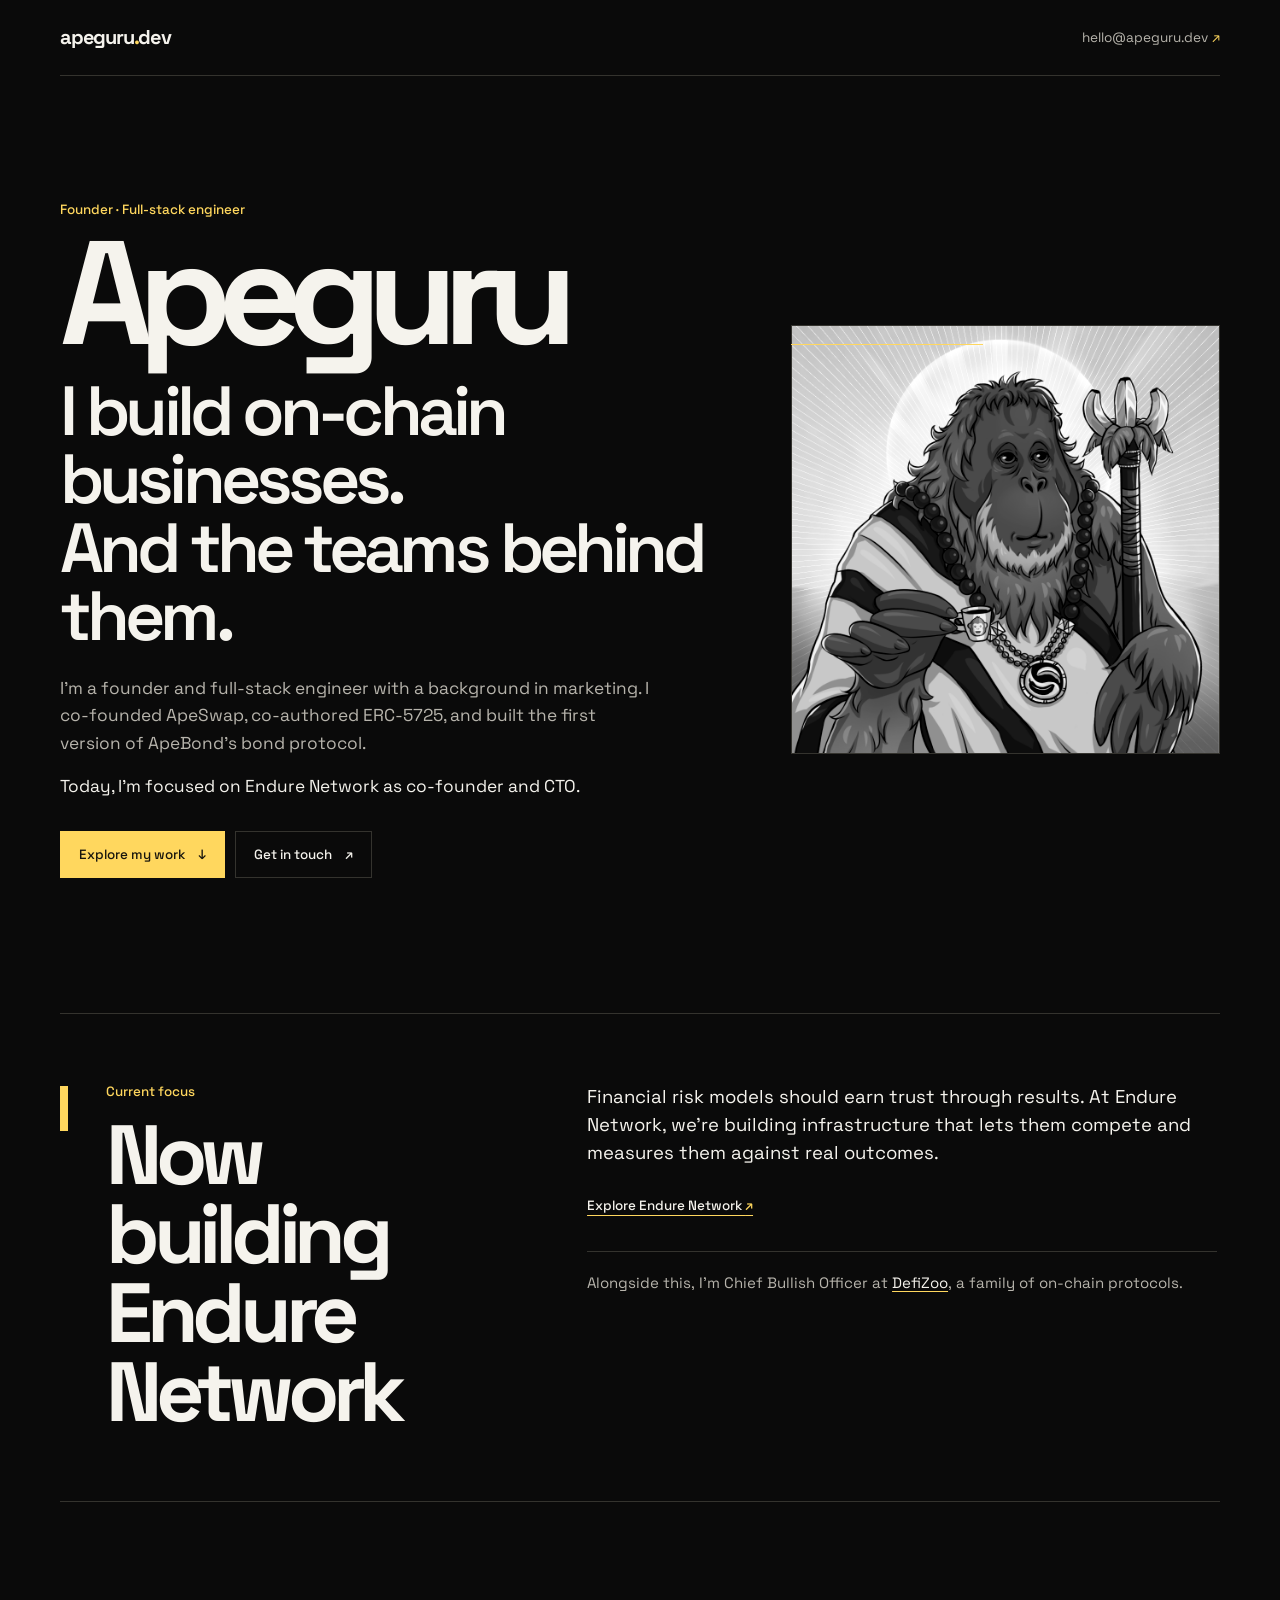
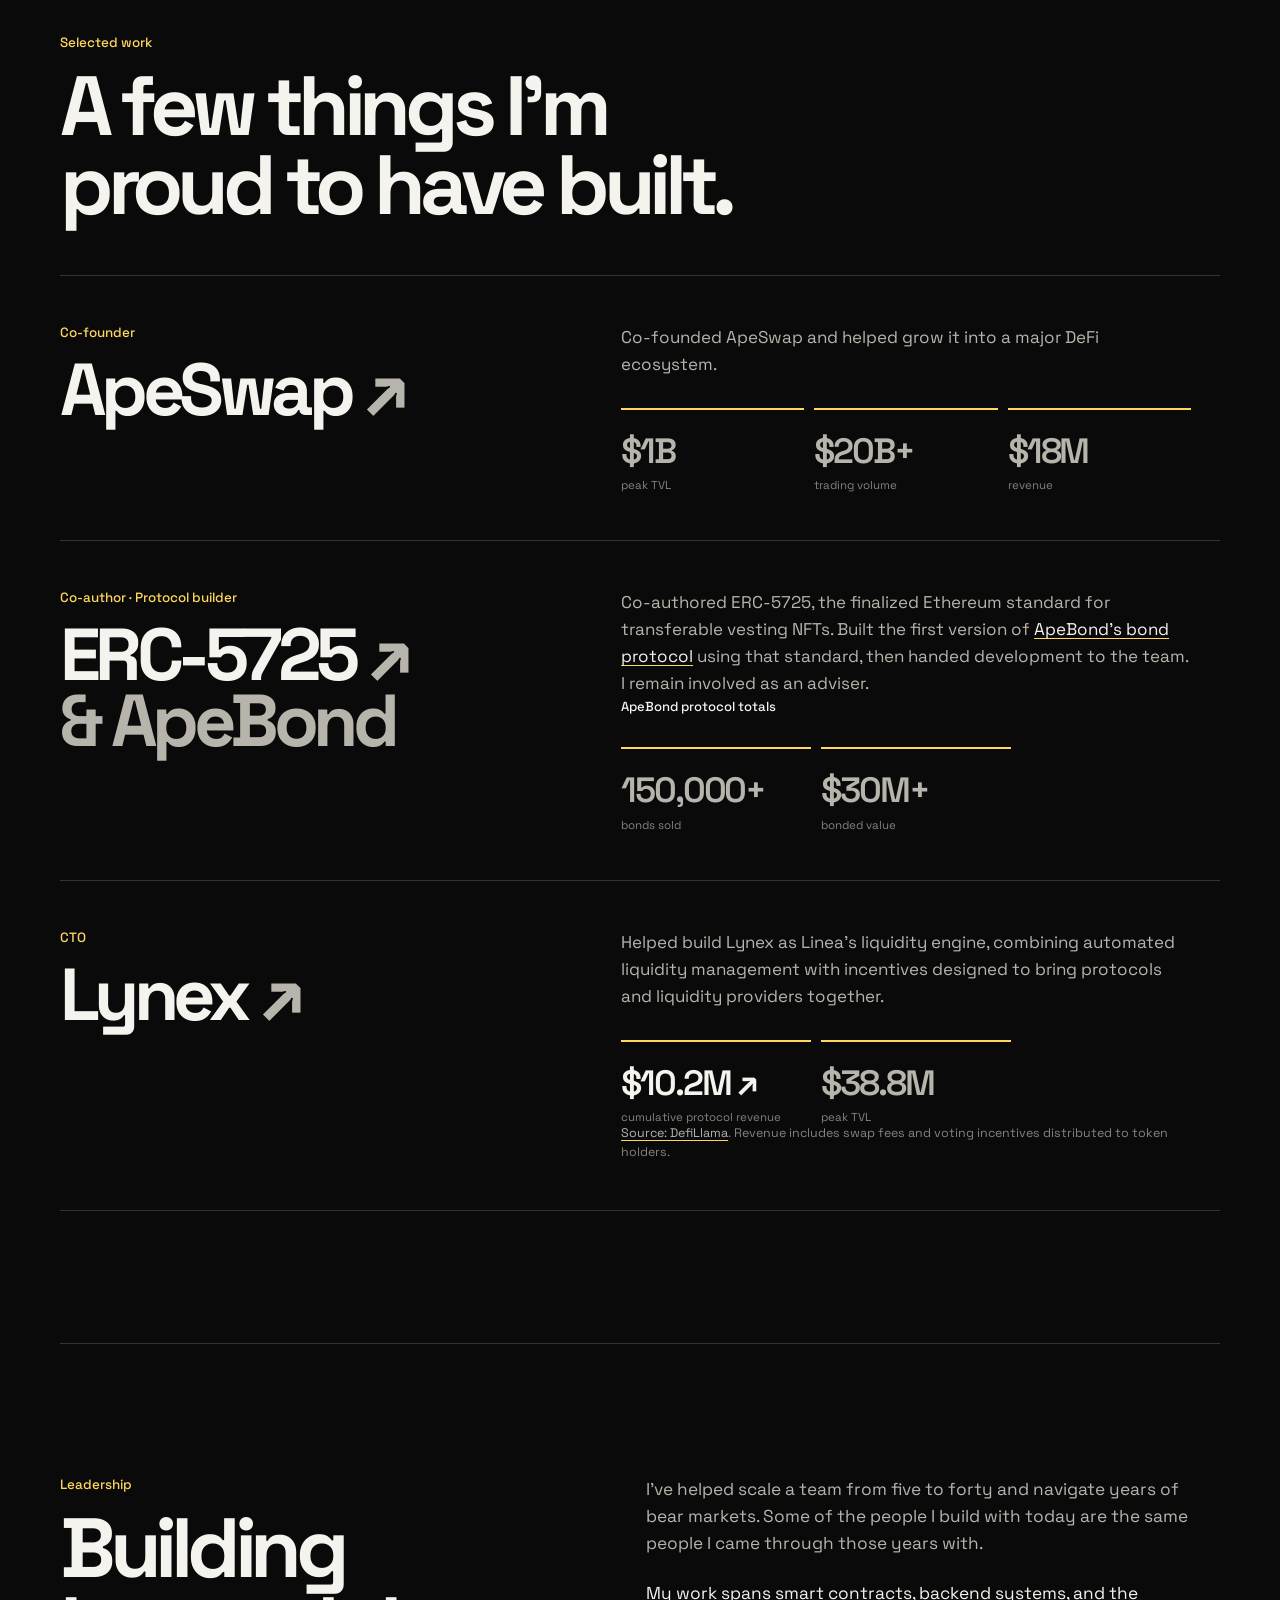
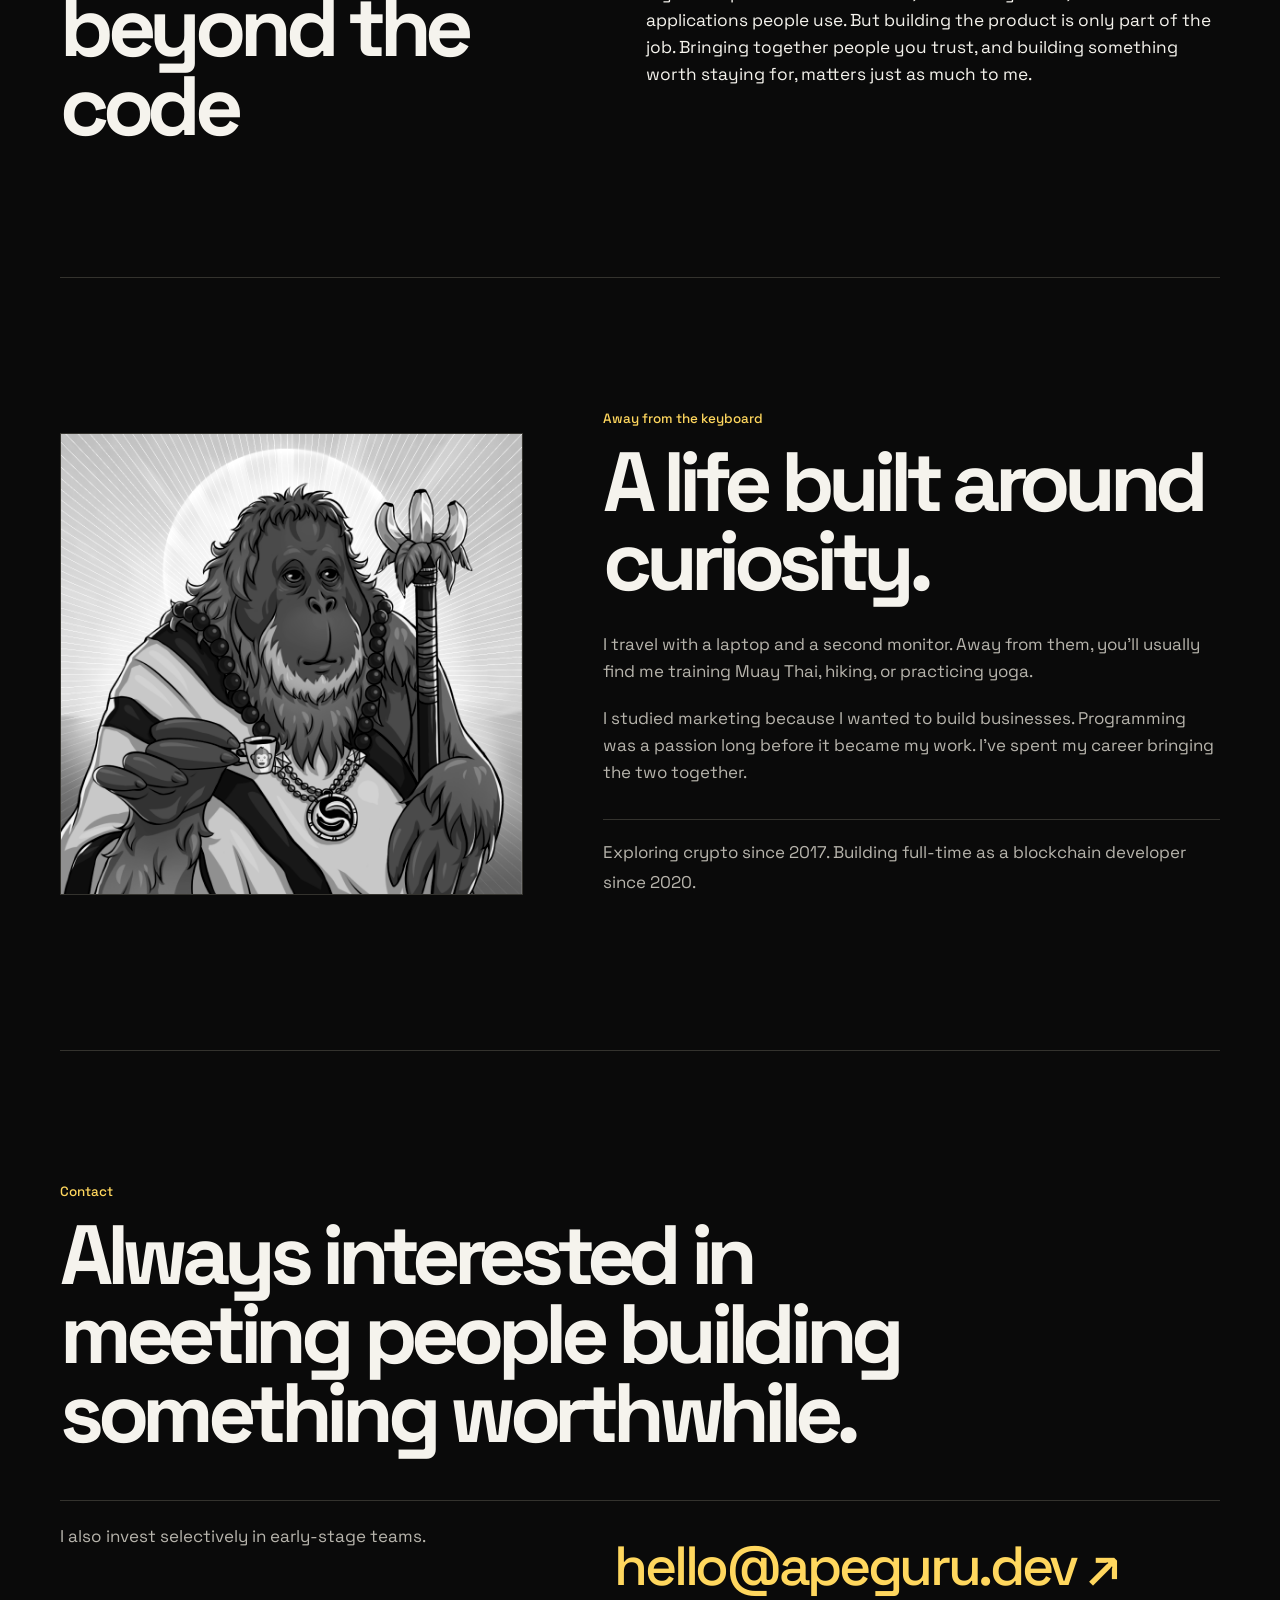
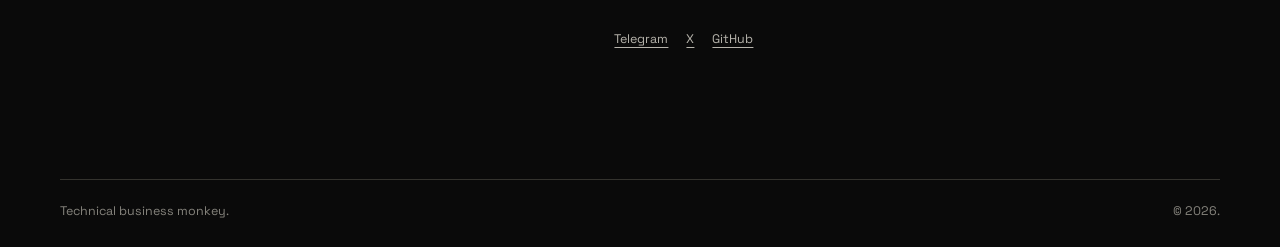
<file: index.html>
<!doctype html>
<html lang="en">
<head>
  <meta charset="utf-8">
  <meta name="viewport" content="width=device-width, initial-scale=1">
  <title>Apeguru | Founder &amp; Full-stack engineer</title>
  <meta name="description" content="Apeguru is a founder and full-stack engineer. Co-founder of ApeSwap, co-author of ERC-5725, and co-founder and CTO of Endure Network.">
  <meta name="theme-color" content="#0A0A0A">
  <link rel="icon" type="image/svg+xml" href="assets/images/favicon.svg">
  <link rel="icon" type="image/png" sizes="32x32" href="assets/images/favicon-32.png">
  <link rel="preconnect" href="https://fonts.googleapis.com">
  <link rel="preconnect" href="https://fonts.gstatic.com" crossorigin>
  <link href="https://fonts.googleapis.com/css2?family=JetBrains+Mono:wght@400;500&amp;family=Space+Grotesk:wght@400;500;600;700&amp;display=swap" rel="stylesheet">
  <meta property="og:title" content="Apeguru — Founder &amp; Full-stack engineer">
  <meta property="og:description" content="Founder and full-stack engineer. Co-founder of ApeSwap, co-author of ERC-5725, and now building Endure Network.">
  <meta property="og:type" content="website"><meta property="og:url" content="https://apeguru.dev/"><meta property="og:image" content="https://apeguru.dev/assets/images/og-image.png">
  <meta name="twitter:card" content="summary_large_image"><meta name="twitter:title" content="Apeguru — Founder &amp; Full-stack engineer"><meta name="twitter:description" content="Founder and full-stack engineer. Co-founder of ApeSwap, co-author of ERC-5725, and now building Endure Network."><meta name="twitter:image" content="https://apeguru.dev/assets/images/og-image.png">
  <link rel="stylesheet" href="assets/css/style.css">
  <link rel="stylesheet" href="assets/css/typography.css">
</head>
<body>
  <a class="skip-link" href="#main">Skip to content</a>
  <header class="site-header shell"><a class="wordmark" href="#top" aria-label="Apeguru home">apeguru<span>.</span>dev</a><a class="header-email" href="mailto:hello@apeguru.dev">hello@apeguru.dev <span aria-hidden="true">↗</span></a></header>
  <main id="main">
    <section class="hero shell" id="top" aria-labelledby="hero-title">
      <div class="hero-copy"><p class="kicker">Founder · Full-stack engineer</p><h1 id="hero-title">Apeguru</h1><p class="hero-statement">I build on-chain businesses.<br>And the teams behind them.</p><p class="hero-body">I’m a founder and full-stack engineer with a background in marketing. I co-founded ApeSwap, co-authored ERC-5725, and built the first version of ApeBond’s bond protocol.</p><p class="hero-followup">Today, I’m focused on Endure Network as co-founder and CTO.</p><div class="hero-actions"><a class="button button-primary" href="#work">Explore my work <span aria-hidden="true">↓</span></a><a class="button button-quiet" href="mailto:hello@apeguru.dev">Get in touch <span aria-hidden="true">↗</span></a></div></div>
      <figure class="portrait"><img src="assets/images/apeguru.png" alt="Illustration of Apeguru with a lynx"></figure>
    </section>
    <section class="focus shell" aria-labelledby="focus-title"><div class="focus-mark" aria-hidden="true"></div><div class="focus-copy"><p class="kicker">Current focus</p><h2 id="focus-title">Now building Endure Network</h2></div><div class="focus-detail"><p>Financial risk models should earn trust through results. At Endure Network, we’re building infrastructure that lets them compete and measures them against real outcomes.</p><a class="text-link" href="https://endure.network/" target="_blank" rel="noopener">Explore Endure Network <span aria-hidden="true">↗</span></a><p class="affiliation">Alongside this, I’m Chief Bullish Officer at <a href="https://www.defizoo.fi/" target="_blank" rel="noopener">DefiZoo</a>, a family of on-chain protocols.</p></div></section>
    <section class="work shell" id="work" aria-labelledby="work-title"><div class="section-intro"><p class="kicker">Selected work</p><h2 id="work-title">A few things I’m proud to have built.</h2></div><div class="work-list">
      <article class="work-piece"><div class="work-title"><p class="work-label">Co-founder</p><h3><a href="https://apeswap.finance" target="_blank" rel="noopener">ApeSwap <span aria-hidden="true">↗</span></a></h3></div><div class="work-copy"><p>Co-founded ApeSwap and helped grow it into a major DeFi ecosystem.</p><dl class="metrics"><div><dt>$1B</dt><dd>peak TVL</dd></div><div><dt>$20B+</dt><dd>trading volume</dd></div><div><dt>$18M</dt><dd>revenue</dd></div></dl></div></article>
      <article class="work-piece"><div class="work-title"><p class="work-label">Co-author · Protocol builder</p><h3><a href="https://eips.ethereum.org/EIPS/eip-5725" target="_blank" rel="noopener">ERC-5725 <span aria-hidden="true">↗</span></a><br><span>&amp; ApeBond</span></h3></div><div class="work-copy"><p>Co-authored ERC-5725, the finalized Ethereum standard for transferable vesting NFTs. Built the first version of <a href="https://ape.bond" target="_blank" rel="noopener">ApeBond’s bond protocol</a> using that standard, then handed development to the team. I remain involved as an adviser.</p><p class="metric-caption">ApeBond protocol totals</p><dl class="metrics metrics-two"><div><dt>150,000+</dt><dd>bonds sold</dd></div><div><dt>$30M+</dt><dd>bonded value</dd></div></dl></div></article>
      <article class="work-piece"><div class="work-title"><p class="work-label">CTO</p><h3><a href="https://www.lynex.fi/" target="_blank" rel="noopener">Lynex <span aria-hidden="true">↗</span></a></h3></div><div class="work-copy"><p>Helped build Lynex as Linea’s liquidity engine, combining automated liquidity management with incentives designed to bring protocols and liquidity providers together.</p><dl class="metrics metrics-two"><div><dt><a href="https://defillama.com/protocol/lynex" target="_blank" rel="noopener">$10.2M <span aria-hidden="true">↗</span></a></dt><dd>cumulative protocol revenue</dd></div><div><dt title="Peak: $38,825,063 on June 10, 2024 UTC">$38.8M</dt><dd>peak TVL</dd></div></dl><p class="metric-note"><a href="https://defillama.com/protocol/lynex" target="_blank" rel="noopener">Source: DefiLlama</a>. Revenue includes swap fees and voting incentives distributed to token holders.</p></div></article>
    </div></section>
    <section class="leadership shell" aria-labelledby="leadership-title"><div><p class="kicker">Leadership</p><h2 id="leadership-title">Building beyond the code</h2></div><div class="leadership-copy"><p>I’ve helped scale a team from five to forty and navigate years of bear markets. Some of the people I build with today are the same people I came through those years with.</p><p>My work spans smart contracts, backend systems, and the applications people use. But building the product is only part of the job. Bringing together people you trust, and building something worth staying for, matters just as much to me.</p></div></section>
    <section class="personal shell" aria-labelledby="personal-title"><div class="personal-art"><img src="assets/images/apeguru-1.png" alt="Apeguru illustration"></div><div class="personal-copy"><p class="kicker">Away from the keyboard</p><h2 id="personal-title">A life built around curiosity.</h2><p>I travel with a laptop and a second monitor. Away from them, you’ll usually find me training Muay Thai, hiking, or practicing yoga.</p><p>I studied marketing because I wanted to build businesses. Programming was a passion long before it became my work. I’ve spent my career bringing the two together.</p><p class="background-line">Exploring crypto since 2017. Building full-time as a blockchain developer since 2020.</p></div></section>
    <section class="contact shell" aria-labelledby="contact-title"><p class="kicker">Contact</p><h2 id="contact-title">Always interested in meeting people building something worthwhile.</h2><div class="contact-bottom"><div><p>I also invest selectively in early-stage teams.</p></div><div class="contact-links"><a class="contact-email" href="mailto:hello@apeguru.dev">hello@apeguru.dev <span aria-hidden="true">↗</span></a><p><a href="https://t.me/apegurus" target="_blank" rel="noopener">Telegram</a><a href="https://x.com/apeguru" target="_blank" rel="noopener">X</a><a href="https://github.com/Apegurus" target="_blank" rel="noopener">GitHub</a></p></div></div></section>
  </main>
  <footer class="site-footer shell"><p>Technical business monkey.</p><p>© 2026.</p></footer>
</body>
</html>
</file>
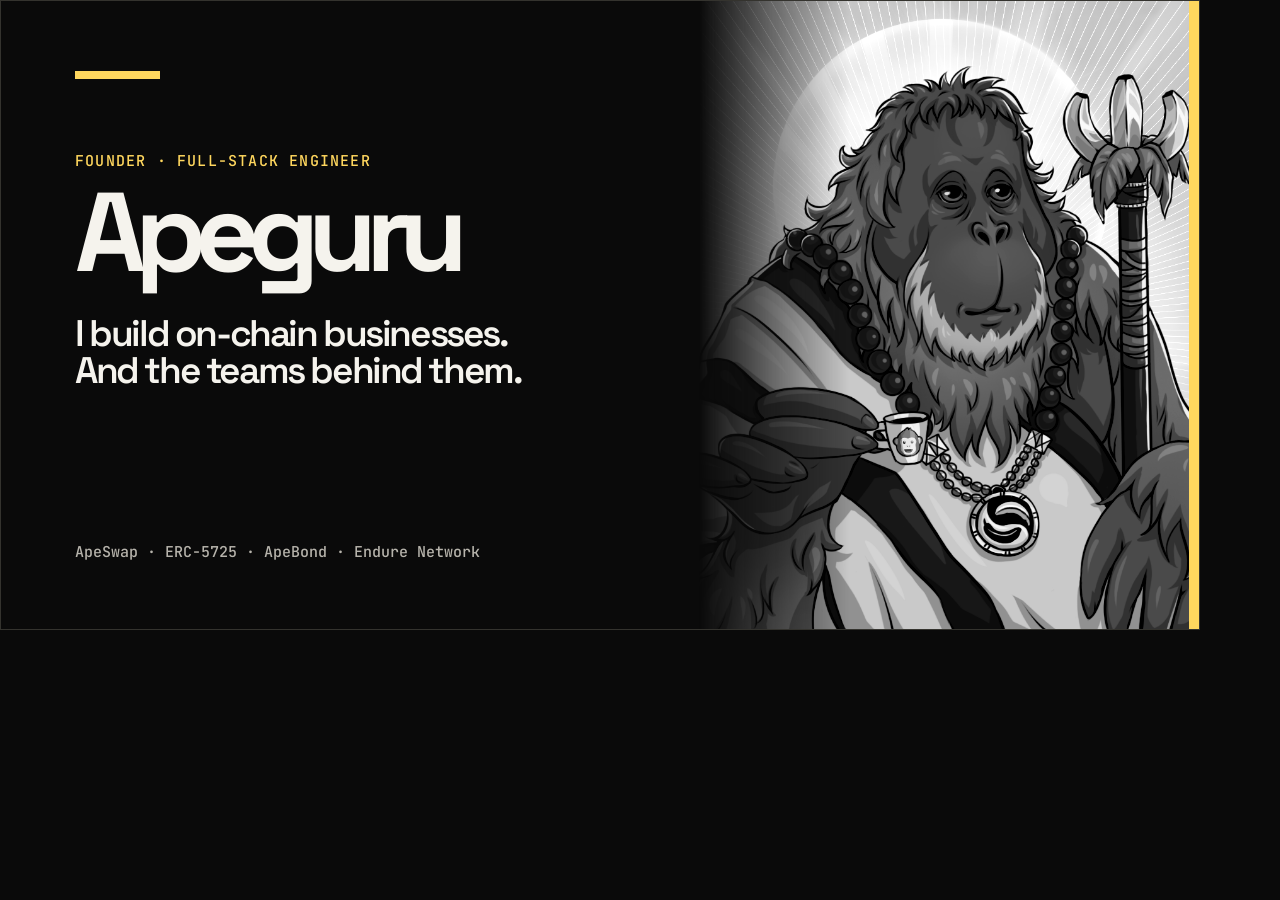
<file: assets/images/og-card.html>
<!doctype html>
<html lang="en"><head><meta charset="utf-8"><meta name="viewport" content="width=device-width,initial-scale=1"><link rel="preconnect" href="https://fonts.googleapis.com"><link rel="preconnect" href="https://fonts.gstatic.com" crossorigin><link href="https://fonts.googleapis.com/css2?family=JetBrains+Mono:wght@500&amp;family=Space+Grotesk:wght@500;600;700&amp;display=swap" rel="stylesheet"><style>*{box-sizing:border-box}html,body{width:1200px;height:630px;margin:0;overflow:hidden;background:#0a0a0a;color:#f5f3ed}.card{position:relative;height:630px;padding:70px 74px;border:1px solid #34332e;overflow:hidden;font-family:"Space Grotesk",sans-serif}.rule{width:85px;height:8px;background:#ffd75e;margin-bottom:72px}.kicker{margin:0 0 17px;color:#ffd75e;font:500 15px "JetBrains Mono",monospace;text-transform:uppercase;letter-spacing:.08em}.name{margin:0;font-size:112px;line-height:.8;letter-spacing:-.1em}.statement{width:560px;margin:37px 0 0;font-size:37px;font-weight:600;line-height:1;letter-spacing:-.065em}.detail{position:absolute;bottom:67px;left:74px;margin:0;color:#b7b4ac;font:500 15px "JetBrains Mono",monospace}.portrait{position:absolute;right:0;bottom:0;width:500px;height:630px;object-fit:cover;object-position:center;filter:grayscale(1) contrast(1.06);mask-image:linear-gradient(to right,transparent 0%,black 30%)}.accent{position:absolute;right:0;top:0;width:10px;height:100%;background:#ffd75e}</style></head><body><main class="card"><div class="rule"></div><p class="kicker">Founder · Full-stack engineer</p><h1 class="name">Apeguru</h1><p class="statement">I build on-chain businesses.<br>And the teams behind them.</p><p class="detail">ApeSwap · ERC-5725 · ApeBond · Endure Network</p><img class="portrait" src="apeguru.png" alt=""><div class="accent"></div></main></body></html>
</file>
<file: assets/css/style.css>
:root{--bg:#0a0a0a;--surface:#11110f;--text:#f5f3ed;--muted:#b7b4ac;--dim:#77756f;--line:#34332e;--accent:#ffd75e;--shell:1160px}*{box-sizing:border-box}html{scroll-behavior:smooth}body{margin:0;background:var(--bg);color:var(--text);font-family:"Space Grotesk",Arial,sans-serif;font-size:17px;line-height:1.58}.shell{width:min(calc(100% - 40px),var(--shell));margin-inline:auto}a{color:inherit;text-decoration:none}.skip-link{position:fixed;top:12px;left:12px;z-index:5;padding:8px 12px;background:var(--accent);color:#16140b;transform:translateY(-150%)}.skip-link:focus{transform:none}.site-header{height:76px;display:flex;align-items:center;justify-content:space-between;border-bottom:1px solid var(--line)}.wordmark{font-size:1.25rem;font-weight:700;letter-spacing:-.06em}.wordmark span,.header-email span,.text-link span{color:var(--accent)}.header-email{font:400 .72rem "JetBrains Mono",monospace;color:var(--muted);transition:color .2s}.header-email:hover,.text-link:hover{color:var(--accent)}.kicker,.work-label{font:500 .69rem "JetBrains Mono",monospace;letter-spacing:.08em;text-transform:uppercase;color:var(--accent);margin:0 0 16px}.hero{display:grid;gap:48px;padding:74px 0 82px}.hero h1,.hero h2,.hero h3,.hero p,h1,h2,h3,p{margin-top:0}.hero h1{margin-bottom:24px;font-size:clamp(4.1rem,16vw,9.2rem);line-height:.81;letter-spacing:-.1em}.hero-statement{max-width:690px;margin-bottom:25px;font-size:clamp(2rem,6.2vw,4.35rem);line-height:.98;letter-spacing:-.07em;font-weight:600}.hero-body{max-width:590px;margin-bottom:16px;color:var(--muted);font-size:1.08rem}.hero-followup{max-width:590px;margin-bottom:31px;font-size:1.08rem}.hero-actions{display:flex;flex-wrap:wrap;gap:10px}.button{display:inline-flex;align-items:center;gap:13px;padding:14px 18px;border:1px solid var(--line);font:500 .74rem "JetBrains Mono",monospace;transition:.2s}.button-primary{background:var(--accent);border-color:var(--accent);color:#17150d}.button-primary:hover{background:#ffe48d}.button-quiet:hover{border-color:var(--accent);color:var(--accent)}.portrait{margin:0;position:relative;width:min(100%,440px);justify-self:end;border:1px solid var(--line);background:#171717}.portrait:before{content:"";position:absolute;z-index:1;top:18px;left:-1px;width:45%;height:1px;background:var(--accent)}.portrait img{display:block;width:100%;filter:grayscale(1) contrast(1.05)}.focus{display:grid;gap:25px;padding:54px 0;border-top:1px solid var(--line);border-bottom:1px solid var(--line)}.focus-mark{width:8px;height:45px;background:var(--accent)}h2{font-size:clamp(2.35rem,7vw,5.25rem);line-height:.94;letter-spacing:-.075em;margin:0}.focus-detail{max-width:630px}.focus-detail>p:first-child{font-size:1.16rem;line-height:1.5;margin-bottom:24px}.text-link{font:500 .75rem "JetBrains Mono",monospace;text-decoration:underline;text-decoration-color:var(--accent);text-underline-offset:5px}.affiliation{margin:33px 0 0;padding-top:19px;border-top:1px solid var(--line);color:var(--muted);font-size:.94rem}.affiliation a{color:var(--text);text-decoration:underline;text-decoration-color:var(--accent);text-underline-offset:3px}.work{padding:82px 0;border-bottom:1px solid var(--line)}.section-intro{max-width:740px;margin-bottom:50px}.work-list{border-top:1px solid var(--line)}.work-piece{padding:34px 0;border-bottom:1px solid var(--line);display:grid;gap:24px}.work-title h3{margin:0;font-size:clamp(2.2rem,7vw,4.6rem);line-height:.9;letter-spacing:-.075em}.work-title h3 a{transition:color .2s}.work-title h3 a:hover,.work-copy a:hover{color:var(--accent)}.work-title h3 span{color:var(--muted)}.work-copy{max-width:570px;color:var(--muted)}.work-copy p{margin:0}.work-copy a{color:var(--text);text-decoration:underline;text-decoration-color:var(--accent);text-underline-offset:3px}.metrics{display:grid;grid-template-columns:repeat(3,1fr);gap:10px;margin:30px 0 0}.metrics div{padding-top:13px;border-top:2px solid var(--accent)}.metrics dt{font-size:clamp(1.55rem,5vw,2.2rem);font-weight:600;letter-spacing:-.06em}.metrics dd{margin:0;color:var(--dim);font:400 .64rem "JetBrains Mono",monospace}.leadership{display:grid;gap:38px;padding:82px 0;border-bottom:1px solid var(--line)}.leadership-copy{max-width:600px}.leadership-copy p{margin:0 0 22px;color:var(--muted);font-size:1.08rem}.leadership-copy p:last-child{margin-bottom:0;color:var(--text)}.personal{display:grid;gap:38px;padding:82px 0;border-bottom:1px solid var(--line)}.personal-art{order:2;width:min(74vw,360px);border:1px solid var(--line);background:var(--surface)}.personal-art img{display:block;width:100%;filter:grayscale(1) contrast(1.05)}.personal-copy{max-width:650px}.personal-copy h2{margin-bottom:30px}.personal-copy>p:not(.kicker){color:var(--muted);margin-bottom:20px;font-size:1.06rem}.personal-copy .background-line{margin-top:34px;padding-top:18px;border-top:1px solid var(--line);color:var(--text);font:400 .71rem "JetBrains Mono",monospace;line-height:1.75}.contact{padding:82px 0}.contact h2{max-width:920px;margin-bottom:48px}.contact-bottom{display:grid;gap:34px;padding-top:22px;border-top:1px solid var(--line)}.contact-bottom>div:first-child{max-width:450px;color:var(--muted)}.contact-email{display:inline-block;color:var(--accent);font-size:clamp(1.7rem,6vw,3.45rem);font-weight:500;letter-spacing:-.06em;overflow-wrap:anywhere}.contact-links p{display:flex;flex-wrap:wrap;gap:18px;margin:20px 0 0}.contact-links p a{color:var(--muted);font:400 .71rem "JetBrains Mono",monospace;text-decoration:underline;text-underline-offset:4px}.contact-links p a:hover{color:var(--accent)}.site-footer{display:flex;justify-content:space-between;gap:15px;padding:23px 0 34px;border-top:1px solid var(--line);color:var(--dim);font:400 .68rem "JetBrains Mono",monospace}.site-footer p{margin:0}:focus-visible{outline:2px solid var(--accent);outline-offset:4px}@media(min-width:700px){.shell{width:min(calc(100% - 72px),var(--shell))}.hero{grid-template-columns:minmax(0,1.22fr) minmax(270px,.78fr);align-items:center;padding:105px 0 110px;gap:60px}.portrait{width:100%}.focus{grid-template-columns:8px minmax(210px,.7fr) minmax(300px,1fr);align-items:start;padding:69px 0;gap:38px}.focus-mark{margin-top:3px}.work{padding:110px 0}.work-piece{grid-template-columns:minmax(250px,.82fr) minmax(320px,1fr);gap:70px;padding:48px 0}.leadership{grid-template-columns:minmax(260px,.9fr) minmax(320px,1fr);gap:70px;padding:110px 0}.personal{grid-template-columns:minmax(250px,.75fr) minmax(330px,1fr);align-items:center;gap:80px;padding:110px 0}.personal-art{order:0;width:100%}.contact{padding:110px 0}.contact-bottom{grid-template-columns:minmax(260px,.8fr) minmax(370px,1fr);gap:70px}.site-footer{padding-bottom:28px}}@media(min-width:1100px){.hero{padding:125px 0 135px}.work,.leadership,.personal,.contact{padding-top:132px;padding-bottom:132px}}@media(prefers-reduced-motion:reduce){html{scroll-behavior:auto}.button,.header-email,.text-link,.work-title h3 a{transition:none}}
</file>
<file: assets/css/typography.css>
/* Reading-first typography overrides for the founder-profile composition. */
:root{--dim:#85837c}
.header-email,.kicker,.work-label,.button,.text-link,.metrics dd,.personal-copy .background-line,.contact-links p a,.site-footer{font-family:"Space Grotesk",Arial,sans-serif;letter-spacing:0}.header-email{font-size:.85rem}.kicker,.work-label{font-size:.84rem;font-weight:500;text-transform:none}.button,.text-link{font-size:.84rem}.metrics dd{font-size:.72rem}.personal-copy .background-line{font-size:.82rem}.contact-links p a,.site-footer{font-size:.78rem}
.metric-caption{margin:29px 0 -19px;color:var(--text);font-size:.82rem;font-weight:500}.metrics.metrics-two{grid-template-columns:repeat(2,1fr);max-width:390px}.metrics.metrics-one{grid-template-columns:minmax(0,1fr);max-width:240px}.metrics dt a{color:var(--text);text-decoration:none}.metrics dt a:hover{color:var(--accent)}.metric-note{margin:18px 0 0;color:var(--dim);font-size:.78rem;line-height:1.5}.metric-note a{color:var(--muted);text-decoration:underline;text-decoration-color:var(--accent);text-underline-offset:3px}
</file>
